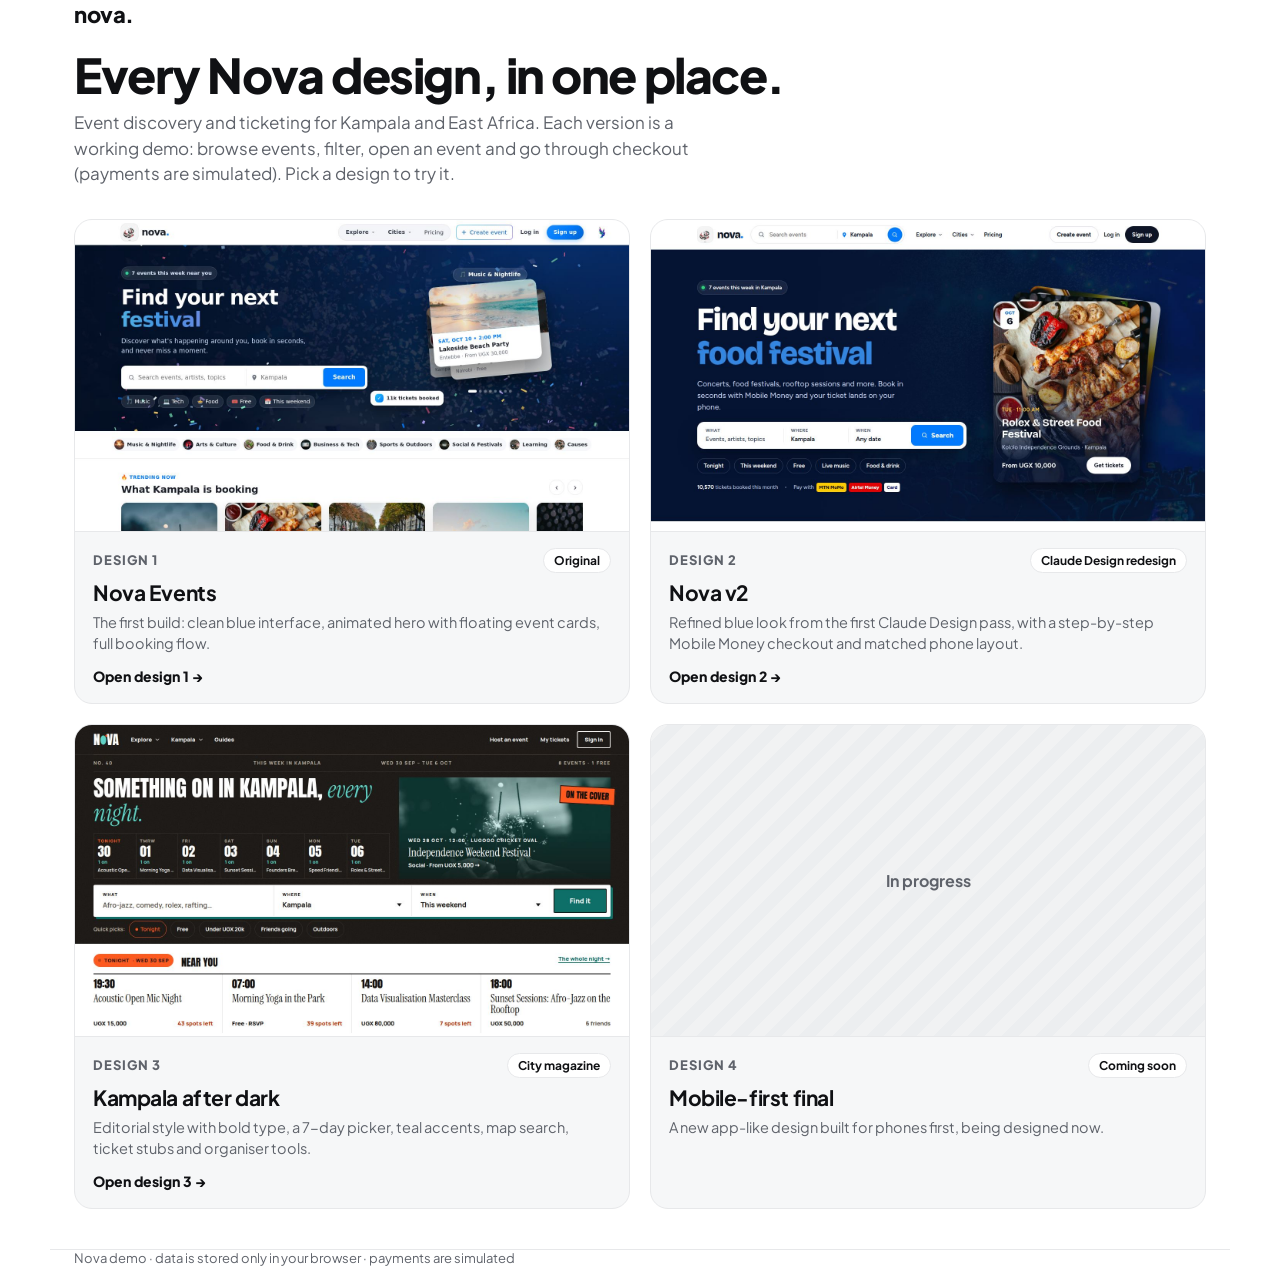
<file: index.html>
<!doctype html>
<html lang="en">
<head>
<meta charset="utf-8">
<meta name="viewport" content="width=device-width, initial-scale=1">
<title>Nova — design versions</title>
<meta name="description" content="Nova event discovery and ticketing for Kampala: every design direction in one place.">
<link rel="preconnect" href="https://fonts.googleapis.com"><link rel="preconnect" href="https://fonts.gstatic.com" crossorigin>
<link href="https://fonts.googleapis.com/css2?family=Plus+Jakarta+Sans:wght@500;600;700;800&display=swap" rel="stylesheet">
<style>
  :root { --ink:#101114; --muted:#5f636b; --line:#e7e8ea; --bg:#ffffff; --card:#f6f7f8; --accent:#101114; }
  * { box-sizing: border-box; }
  body { margin: 0; background: var(--bg); color: var(--ink); font-family: 'Plus Jakarta Sans', system-ui, sans-serif; -webkit-font-smoothing: antialiased; }
  a { color: inherit; }
  .wrap { max-width: 1180px; margin: 0 auto; padding: 0 24px; }
  header { padding: 40px 0 8px; }
  .brand { font-weight: 800; font-size: 22px; letter-spacing: -.02em; }
  h1 { font-size: clamp(30px, 4.4vw, 48px); line-height: 1.05; letter-spacing: -.03em; margin: 22px 0 10px; font-weight: 800; }
  .lead { color: var(--muted); font-size: 17px; line-height: 1.5; margin: 0; max-width: 640px; }
  .grid { display: grid; grid-template-columns: repeat(2, minmax(0, 1fr)); gap: 20px; margin: 32px 0 40px; }
  .card { display: flex; flex-direction: column; background: var(--card); border: 1px solid var(--line); border-radius: 18px; overflow: hidden; text-decoration: none; transition: transform .15s, box-shadow .15s; }
  .card:hover { transform: translateY(-3px); box-shadow: 0 14px 34px rgba(16,17,20,.12); }
  .card:focus-visible { outline: 3px solid var(--ink); outline-offset: 3px; }
  .shot { aspect-ratio: 16 / 9; background: #e9eaec center top / cover no-repeat; border-bottom: 1px solid var(--line); }
  .body { padding: 16px 18px 18px; display: flex; flex-direction: column; gap: 6px; }
  .top { display: flex; align-items: center; justify-content: space-between; gap: 10px; }
  .num { font-size: 13px; font-weight: 800; letter-spacing: .08em; text-transform: uppercase; color: var(--muted); }
  .tag { font-size: 12px; font-weight: 700; padding: 4px 10px; border-radius: 999px; background: #fff; border: 1px solid var(--line); }
  h2 { margin: 0; font-size: 21px; letter-spacing: -.02em; }
  .body p { margin: 0; color: var(--muted); font-size: 14.5px; line-height: 1.5; }
  .go { margin-top: 6px; font-weight: 800; font-size: 14px; }
  .soon { cursor: default; }
  .soon .shot { display: grid; place-items: center; color: var(--muted); font-weight: 700; background: repeating-linear-gradient(135deg, #f1f2f3 0 12px, #eceef0 12px 24px); }
  .soon:hover { transform: none; box-shadow: none; }
  footer { border-top: 1px solid var(--line); padding: 18px 0 28px; color: var(--muted); font-size: 13px; }
  @media (max-width: 760px) { .grid { grid-template-columns: 1fr; gap: 16px; } header { padding-top: 28px; } }
</style>
</head>
<body>
  <header class="wrap">
    <div class="brand">nova.</div>
    <h1>Every Nova design, in one place.</h1>
    <p class="lead">Event discovery and ticketing for Kampala and East Africa. Each version is a working demo: browse events, filter, open an event and go through checkout (payments are simulated). Pick a design to try it.</p>
  </header>
  <main class="wrap">
    <div class="grid">
      <a class="card" href="v1/">
        <div class="shot" style="background-image:url(thumbs/v1.jpg)" role="img" aria-label="Design 1 home page"></div>
        <div class="body"><div class="top"><span class="num">Design 1</span><span class="tag">Original</span></div>
          <h2>Nova Events</h2><p>The first build: clean blue interface, animated hero with floating event cards, full booking flow.</p><span class="go">Open design 1 →</span></div>
      </a>
      <a class="card" href="v2/">
        <div class="shot" style="background-image:url(thumbs/v2.jpg)" role="img" aria-label="Design 2 home page"></div>
        <div class="body"><div class="top"><span class="num">Design 2</span><span class="tag">Claude Design redesign</span></div>
          <h2>Nova v2</h2><p>Refined blue look from the first Claude Design pass, with a step-by-step Mobile Money checkout and matched phone layout.</p><span class="go">Open design 2 →</span></div>
      </a>
      <a class="card" href="v3/">
        <div class="shot" style="background-image:url(thumbs/v3.jpg)" role="img" aria-label="Design 3 home page"></div>
        <div class="body"><div class="top"><span class="num">Design 3</span><span class="tag">City magazine</span></div>
          <h2>Kampala after dark</h2><p>Editorial style with bold type, a 7-day picker, teal accents, map search, ticket stubs and organiser tools.</p><span class="go">Open design 3 →</span></div>
      </a>
      <div class="card soon" aria-label="Design 4, coming soon">
        <div class="shot">In progress</div>
        <div class="body"><div class="top"><span class="num">Design 4</span><span class="tag">Coming soon</span></div>
          <h2>Mobile-first final</h2><p>A new app-like design built for phones first, being designed now.</p></div>
      </div>
    </div>
  </main>
  <footer class="wrap">Nova demo · data is stored only in your browser · payments are simulated</footer>
</body>
</html>
</file>
